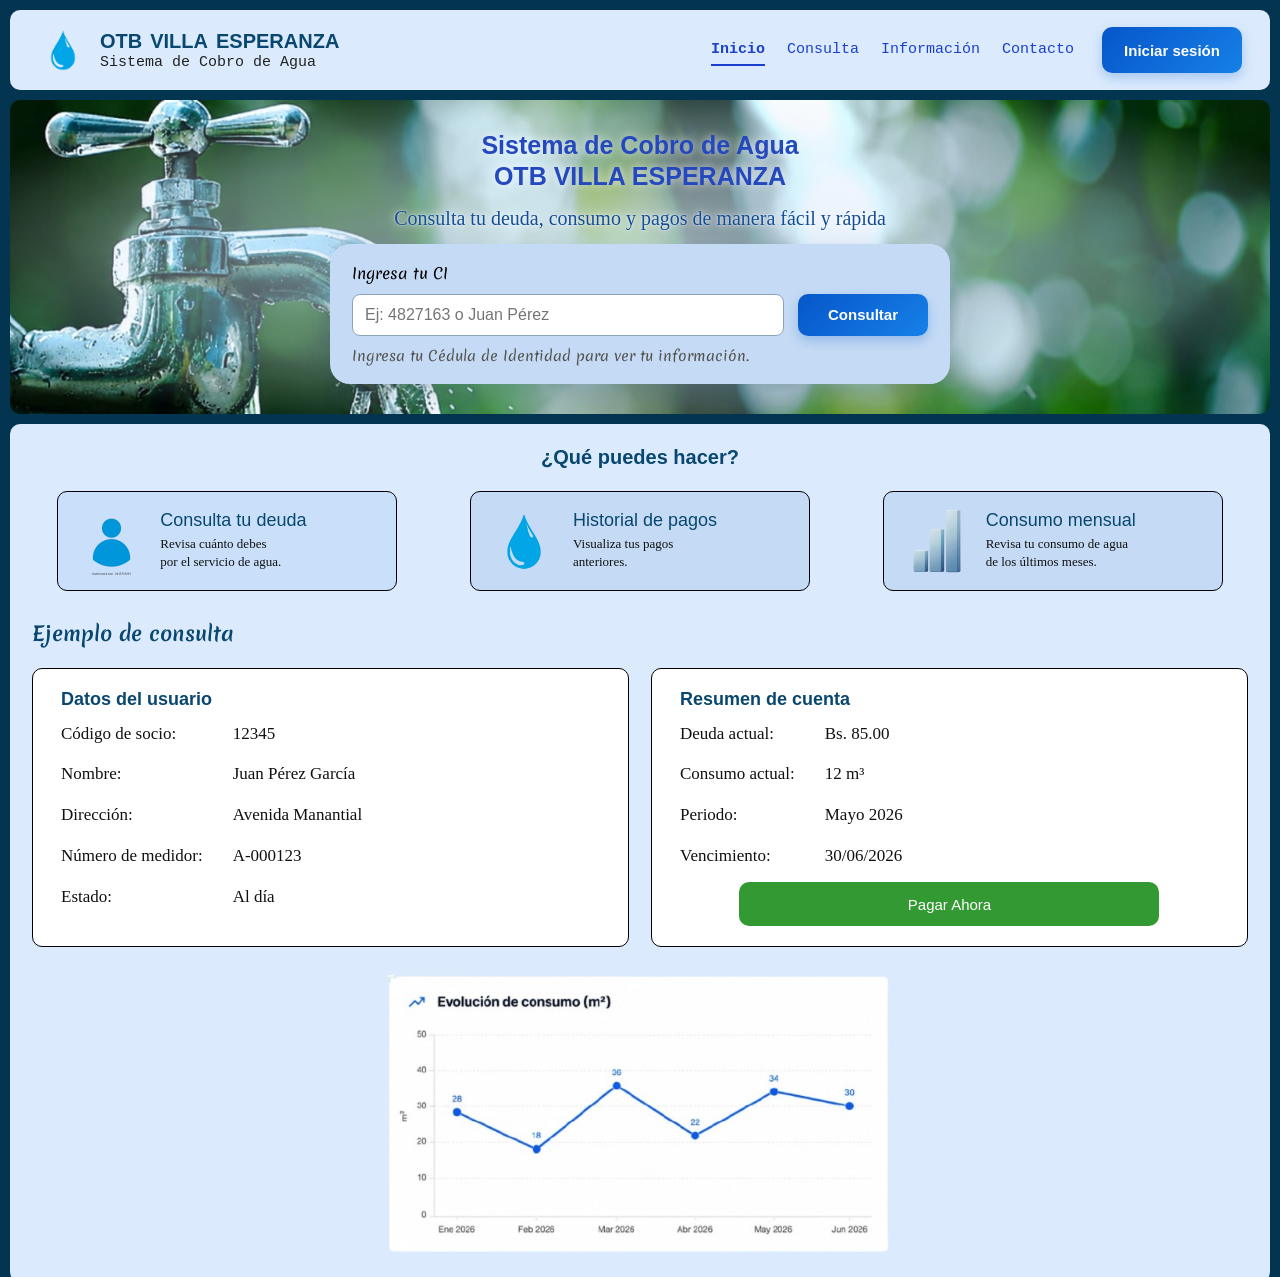
<file: index.html>
<!DOCTYPE html>
<html lang="es">
<head>
    <meta charset="UTF-8">
    <meta http-equiv="refresh" content="0; url=otb.html">
    <title>OTB VILLA ESPERANZA</title>
</head>
<body>
    <p><a href="otb.html">Ir al Sistema de Cobro de Agua</a></p>
</body>
</html>
</file>
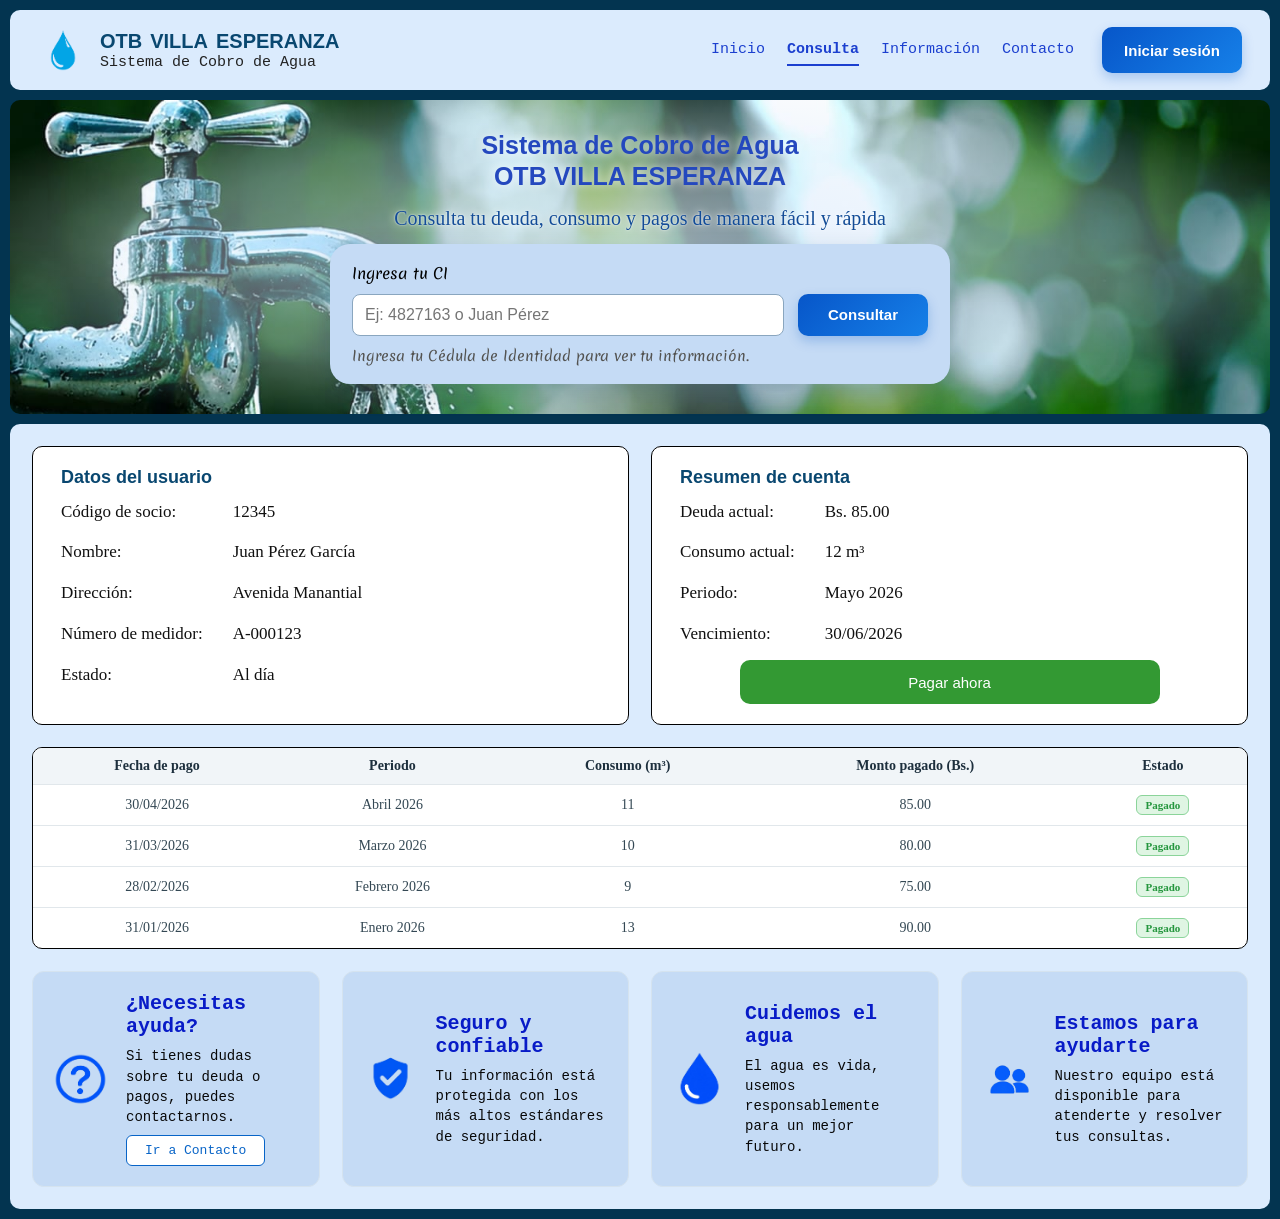
<file: index1.html>
<!DOCTYPE html>
<html lang="es">
<head>
    <meta charset="UTF-8">
    <meta name="viewport" content="width=device-width, initial-scale=1.0">
    <title>OTB VILLA ESPERANZA</title>
    <link rel="preconnect" href="https://fonts.googleapis.com">
    <link rel="preconnect" href="https://fonts.gstatic.com" crossorigin>
    <link rel="stylesheet" href="https://fonts.googleapis.com/css2?family=Merienda:wght@400;700&display=swap">
    <link rel="stylesheet" href="css/estilos.css">
    <link rel="stylesheet" href="css/sistema.css">
</head>
<body data-pagina="consulta">
    <div class="todo">
        <div class="arriba">
            <img class="agua" src="img/agua-removebg-preview.png" alt="">
            <h2 class="otb">OTB</h2> <h2 class="otb1">VILLA</h2> <h2 class="otb2">ESPERANZA</h2>
             <p class="sistema">Sistema de Cobro de Agua</p>
             <div class="fofo">
            <a class="inicio" href="otb.html">Inicio</a>
            <a class="consulta" href="index1.html">Consulta</a>
            <a class="informacion" href="index2.html">Información</a>
            <a class="contacto" href="index3.html">Contacto</a>
            <button class="iniciar"> <p class="sesion"> Iniciar sesión </p></button>
        </div>
        </div> 
        <div class="medio">
            <h1>Sistema de Cobro de Agua <br>OTB VILLA ESPERANZA</h1>
            <p class="deuda">Consulta tu deuda, consumo y pagos de manera fácil y rápida</p>
            <div class="celula">
                <span>Ingresa tu CI</span>
                <div class="buscar">
                    <input type="text" class="caja" placeholder="Ej: 1234567">
                    <button class="pepe"> <p class="consul"> Consultar</p></button>
                </div>
                <p class="cedula1"> Ingresa tu Cédula de Identidad para ver tu información.</p>
            </div>
        </div>
        <div class="abajo">
            <div class="papa">
                <div class="datos">
                    <h6 class="usuario1">Datos del usuario</h6>
                    <p class="codigo">Código de socio: <br> <br> Nombre: <br> <br> Dirección: <br> <br> Número de medidor: <br> <br> Estado:</p>
                    <p class="socio">12345 <br> <br>Juan Pérez García <br> <br>Avenida Manantial <br> <br>A-000123 <br> <br>Al día</p>
                </div>
                <div class="resumen">
                    <h6 class="resumen1">Resumen de cuenta</h6>
                    <p class="codigo1">Deuda actual: <br> <br>Consumo actual: <br> <br>Periodo: <br> <br>Vencimiento:</p>
                    <p class="socio1">Bs. 85.00 <br> <br>12 m³ <br> <br>Mayo 2026 <br> <br>30/06/2026 <br></p>
                    <button class="pagar">Pagar ahora</button>
                </div>
                <div class="historial"> 
                    <div class="tabla">
                        <table>
                            <thead>
                                <tr>
                                    <th>Fecha de pago</th>
                                    <th>Periodo</th>
                                    <th>Consumo (m³)</th>
                                    <th>Monto pagado (Bs.)</th>
                                    <th>Estado</th>
                                </tr>
                            </thead>
                
                            <tbody>
                                <tr>
                                    <td>30/04/2026</td>
                                    <td>Abril 2026</td>
                                    <td>11</td>
                                    <td>85.00</td>
                                    <td><span class="estado">Pagado</span></td>
                                </tr>
                
                                <tr>
                                    <td>31/03/2026</td>
                                    <td>Marzo 2026</td>
                                    <td>10</td>
                                    <td>80.00</td>
                                    <td><span class="estado">Pagado</span></td>
                                </tr>
                
                                <tr>
                                    <td>28/02/2026</td>
                                    <td>Febrero 2026</td>
                                    <td>9</td>
                                    <td>75.00</td>
                                    <td><span class="estado">Pagado</span></td>
                                </tr>
                
                                <tr>
                                    <td>31/01/2026</td>
                                    <td>Enero 2026</td>
                                    <td>13</td>
                                    <td>90.00</td>
                                    <td><span class="estado">Pagado</span></td>
                                </tr>
                            </tbody>
                        </table>
                    </div>
                </div>
            </div>
            <section class="informacion">
                <div class="info">
                    <img class="agua" src="img/signo-removebg-preview.png" alt="">
                    <div class="texto">
                        <h3 class="ayuda">¿Necesitas ayuda?</h3>
                        <p class="dudas">
                            Si tienes dudas sobre tu deuda o pagos,
                            puedes contactarnos.
                        </p>
                        <a href="index3.html" class="boton">
                            Ir a Contacto
                        </a>
                    </div>
                </div>
                <div class="gaga">
                    <img class="agua" src="img/seguridad-removebg-preview.png" alt="">
                    <div class="texto">
                        <h3 class="ayuda">Seguro y confiable</h3>
                        <p class="dudas">
                            Tu información está protegida
                            con los más altos estándares
                            de seguridad.
                        </p>
                    </div>
                </div>
                <div class="tata">
                    <img class="agua" src="img/agua1-removebg-preview.png" alt="">
                    <div class="texto">
                        <h3 class="ayuda">Cuidemos el agua</h3>
                        <p class="dudas">
                            El agua es vida, usemos
                            responsablemente para un
                            mejor futuro.
                        </p>
                    </div>
                </div>
                <div class="ayudarte">
                    <img class="agua" src="img/iconos-removebg-preview.png" alt="">
                    <div class="texto">
                        <h3 class="ayuda">Estamos para ayudarte</h3>
                        <p class="dudas">
                            Nuestro equipo está disponible
                            para atenderte y resolver tus
                            consultas.
                        </p>
                    </div>
                </div>     
            </section>
        </div>
    </div>
    <script src="js/datos.js"></script>
    <script src="js/comun.js"></script>
    <script src="js/publico.js"></script>
</body>
</html>
</file>
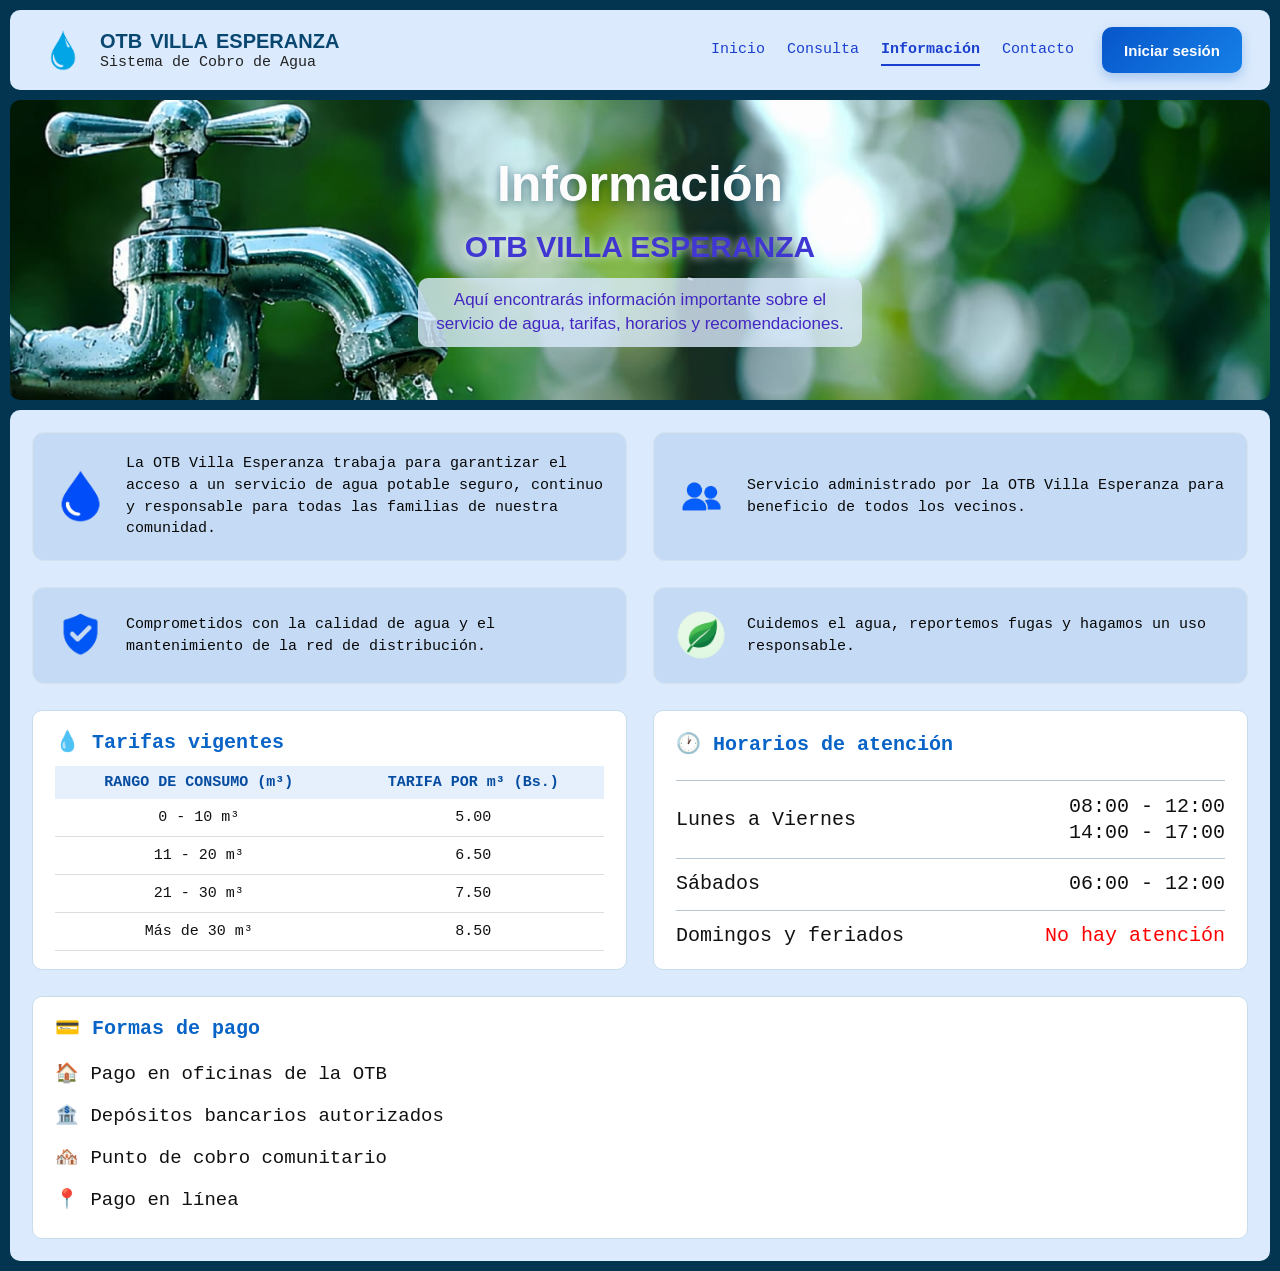
<file: index2.html>
<!DOCTYPE html>
<html lang="es">
<head>
    <meta charset="UTF-8">
    <meta name="viewport" content="width=device-width, initial-scale=1.0">
    <title>OTB VILLA ESPERANZA</title>
    <link rel="preconnect" href="https://fonts.googleapis.com">
    <link rel="preconnect" href="https://fonts.gstatic.com" crossorigin>
    <link rel="stylesheet" href="https://fonts.googleapis.com/css2?family=Merienda:wght@400;700&display=swap">
    <link rel="stylesheet" href="css/estilos.css">
    <link rel="stylesheet" href="css/sistema.css">
</head>
<body data-pagina="informacion">
    <div class="todo">
        <div class="arriba">
            <img class="agua" src="img/agua-removebg-preview.png" alt="">
            <h2 class="otb">OTB</h2> <h2 class="otb1">VILLA</h2> <h2 class="otb2">ESPERANZA</h2>
             <p class="sistema">Sistema de Cobro de Agua</p>
             <div class="fofo">
            <a class="inicio" href="otb.html">Inicio</a>
            <a class="consulta" href="index1.html">Consulta</a>
            <a class="informacion" href="index2.html">Información</a>
            <a class="contacto" href="index3.html">Contacto</a>
            <button class="iniciar"> <p class="sesion"> Iniciar sesión</p></button></div>
        </div>
        <div class="medio">
            <h1> Información</h1>
            <h2 class="villa">OTB VILLA ESPERANZA</h2>
            <p class="aqui">Aquí encontrarás información importante sobre el <br> servicio de agua, tarifas, horarios y recomendaciones.</p>
        </div>
        <div class="abajo">
        <section class="informacion">
            <div class="info">
                <img class="agua" src="img/agua1-removebg-preview.png" alt="">
                <div class="texto">
                    <p class="dudas">
                        La OTB Villa Esperanza trabaja <br> para garantizar el acceso a un <br> servicio de agua potable seguro, <br> continuo y responsable para <br> todas las familias de nuestra <br> comunidad.
                    </p>
                </div>
            </div>
            <div class="gaga">
                <img class="agua" src="img/iconos-removebg-preview.png" alt="">
                <div class="texto">
                    <p class="dudas">
                        Servicio administrado por
                        la OTB Villa Esperanza
                        para beneficio de todos
                        los vecinos.
                    </p>
                </div>
            </div>
            <div class="tata">
                <img class="agua" src="img/seguridad-removebg-preview.png" alt="">
                <div class="texto">
                    <p class="dudas">
                        Comprometidos con la
                        calidad de agua y el
                        mantenimiento de la
                        red de distribución.
                    </p>
                </div>
            </div>
            <div class="ayudarte">
                <img class="agua" src="img/pluma-removebg-preview.png" alt="">
                <div class="texto">
                    <p class="dudas">
                        Cuidemos el agua,
                        reportemos fugas y
                        hagamos un uso
                        responsable.
                    </p>
                </div>
            </div>
        </section>

<section class="tarifas">
    <h2 class="vigente">💧 Tarifas vigentes</h2>
    <table class="tarifa">
        <thead>
            <tr>
                <th>RANGO DE CONSUMO (m³)</th>
                <th>TARIFA POR m³ (Bs.)</th>
            </tr>
        </thead>

        <tbody>
            <tr>
                <td>0 - 10 m³</td>
                <td>5.00</td>
            </tr>

            <tr>
                <td>11 - 20 m³</td>
                <td>6.50</td>
            </tr>

            <tr>
                <td>21 - 30 m³</td>
                <td>7.50</td>
            </tr>

            <tr>
                <td>Más de 30 m³</td>
                <td>8.50</td>
            </tr>
        </tbody>
    </table>
</section>
<div class="horarios">
    <h2 class="horario">🕐 Horarios de atención</h2><hr>
    <p class="lunes">Lunes a Viernes</p><hr>
    <p class="sabado">Sábados</p><hr>
    <p class="domingo">Domingos y feriados</p>
    <p class="martes">08:00 - 12:00 <br> 14:00 - 17:00</p>
    <p class="miercoles">06:00 - 12:00</p>
    <p class="jueves">No hay atención</p>
</div>         
<div class="formas">
    <h2 class="forma">💳 Formas de pago</h2>
    <p class="pago">🏠 Pago en oficinas de la OTB</p>
    <p class="deposito">🏦 Depósitos bancarios autorizados</p>
    <p class="punto">🏘️ Punto de cobro comunitario</p>
    <p class="linea">📍 Pago en línea</p>
</div>
</div>
</div>
    <script src="js/datos.js"></script>
    <script src="js/comun.js"></script>
    <script src="js/publico.js"></script>
</body>
</html>
</file>
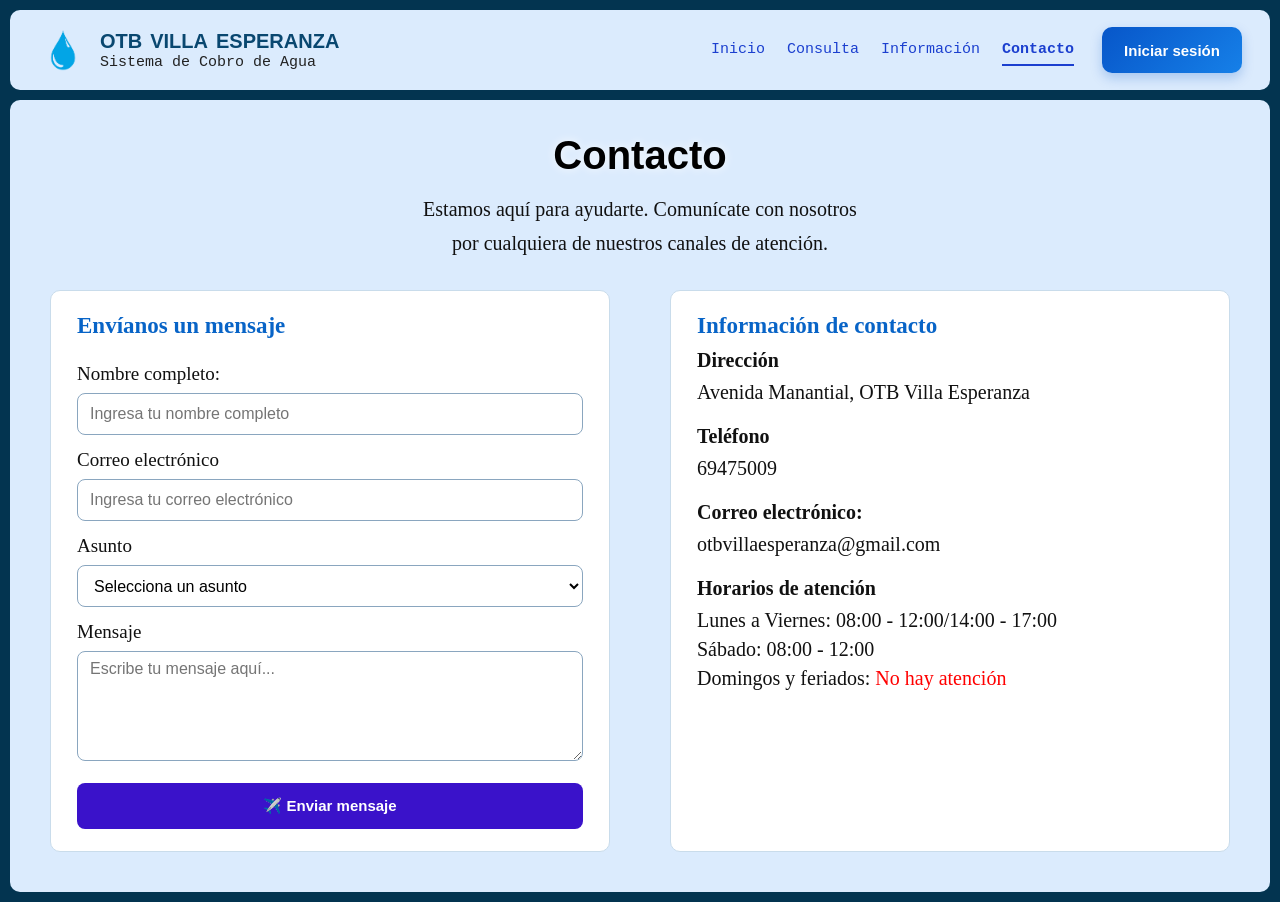
<file: index3.html>
<!DOCTYPE html>
<html lang="es">
<head>
    <meta charset="UTF-8">
    <meta name="viewport" content="width=device-width, initial-scale=1.0">
    <title>OTB VILLA ESPERANZA</title>
    <link rel="preconnect" href="https://fonts.googleapis.com">
    <link rel="preconnect" href="https://fonts.gstatic.com" crossorigin>
    <link rel="stylesheet" href="https://fonts.googleapis.com/css2?family=Merienda:wght@400;700&display=swap">
    <link rel="stylesheet" href="css/estilos.css">
    <link rel="stylesheet" href="css/sistema.css">
</head>
<body data-pagina="contacto">
<div class="todo">
<div class="arriba">
    <img class="agua" src="img/agua-removebg-preview.png" alt="">
    <h2 class="otb">OTB</h2> <h2 class="otb1">VILLA</h2> <h2 class="otb2">ESPERANZA</h2>
     <p class="sistema">Sistema de Cobro de Agua</p>
     <div class="fofo">
    <a class="inicio" href="otb.html">Inicio</a>
    <a class="consulta" href="index1.html">Consulta</a>
    <a class="informacion" href="index2.html">Información</a>
    <a class="contacto" href="index3.html">Contacto</a>
    <button class="iniciar"> <p class="sesion"> Iniciar sesión </p></button>
</div>
</div>
<div class="medio">
    <h1 class="contactos">Contacto</h1>
    <p class="estamos">Estamos aquí para ayudarte. Comunícate con nosotros</p>
    <p class="cualquier">por cualquiera de nuestros canales de atención.</p>
    <div class="envianos">
        <h2 class="mensaje">Envíanos un mensaje</h2>
        <p class="nombre">Nombre completo:</p>
        <input type="text" placeholder="Ingresa tu nombre completo">
        <p class="correo">Correo electrónico</p>
        <input type="text" placeholder="Ingresa tu correo electrónico">
        <label for="asunto">Asunto</label>
<select id="asunto" name="asunto">
    <option value="">Selecciona un asunto</option>
    <option value="deuda">Consulta sobre mi deuda</option>
    <option value="consumo">Problema con el consumo</option>
    <option value="pago">Problema con mi pago</option>
    <option value="agua">Corte o falta de agua</option>
    <option value="fuga">Reportar una fuga</option>
    <option value="reclamo">Reclamo</option>
    <option value="otro">Otro</option>
</select>
<p class="mensaje1">Mensaje</p>
<textarea class="tu" rows="4" placeholder="Escribe tu mensaje aquí..."></textarea>
<button type="submit" class="enviar">
    ✈️ Enviar mensaje
</button>
    </div>
    <div class="info">
        <h2 class="infos">Información de contacto</h2>
        <h3 class="direc">Dirección</h3>
        <p class="avenida"> Avenida Manantial, OTB Villa Esperanza</p>
        <h3 class="direc">Teléfono</h3>
        <p class="avenida">69475009</p>
        <h3 class="direc">Correo electrónico:</h3>
        <p class="avenida">otbvillaesperanza@gmail.com</p>
        <h3 class="direc">Horarios de atención</h3>
        <p class="avenida">Lunes a Viernes: 08:00 - 12:00/14:00 - 17:00</p>
        <p class="avenida">Sábado: 08:00 - 12:00</p>
        <p class="avenida">Domingos y feriados: <span class="hay">No hay atención</span></p>
    </div>
</div>
</div>
    <script src="js/datos.js"></script>
    <script src="js/comun.js"></script>
    <script src="js/publico.js"></script>
</body>
</html>
</file>
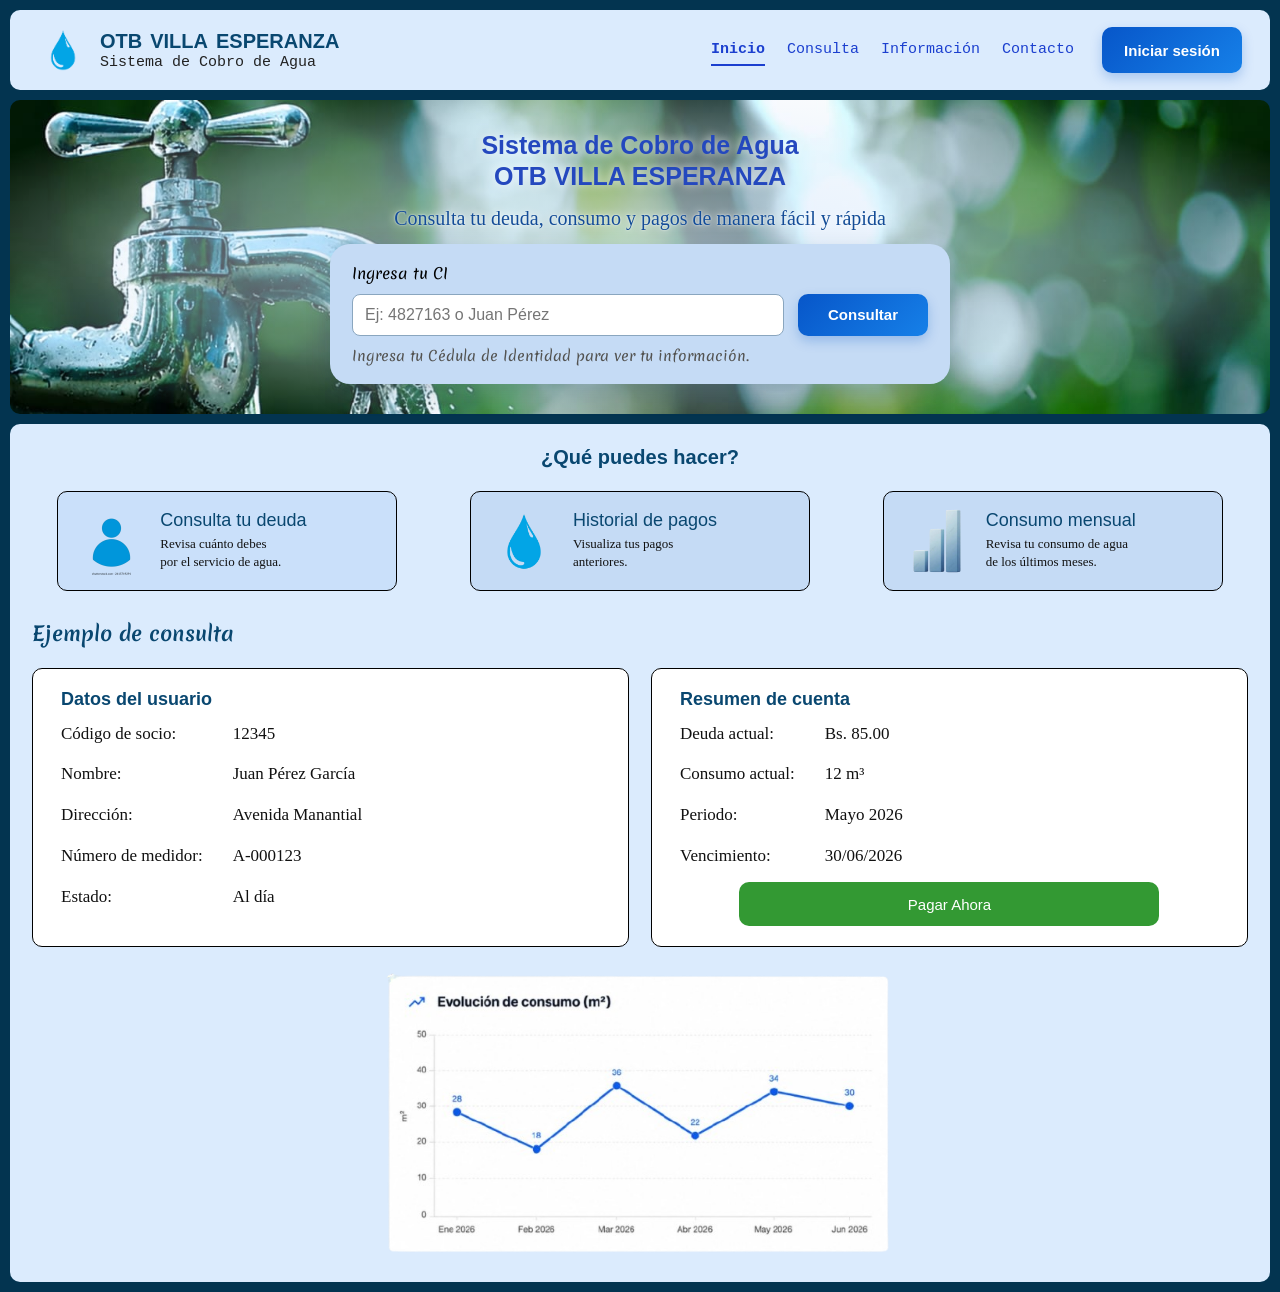
<file: otb.html>
<!DOCTYPE html>
<html lang="es">
<head>
    <meta charset="UTF-8">
    <meta http-equiv="X-UA-Compatible" content="IE=edge">
    <meta name="viewport" content="width=device-width, initial-scale=1.0">
    <title>OTB VILLA ESPERANZA</title>
    <link rel="preconnect" href="https://fonts.googleapis.com">
    <link rel="preconnect" href="https://fonts.gstatic.com" crossorigin>
    <link rel="stylesheet" href="https://fonts.googleapis.com/css2?family=Merienda:wght@400;700&display=swap">
    <link rel="stylesheet" href="css/estilos.css">
    <link rel="stylesheet" href="css/sistema.css">
</head>
<body data-pagina="inicio">
    <div class="todo">
        <div class="arriba">
            <img class="agua" src="img/agua-removebg-preview.png" alt="">
            <h2 class="otb">OTB</h2> <h2 class="otb1">VILLA</h2> <h2 class="otb2">ESPERANZA</h2>
             <p class="sistema">Sistema de Cobro de Agua</p>
             <div class="fofo">
            <a class="inicio" href="otb.html">Inicio</a>
            <a class="consulta" href="index1.html">Consulta</a>
            <a class="informacion" href="index2.html">Información</a>
            <a class="contacto" href="index3.html">Contacto</a>
            <button class="iniciar"> <p class="sesion"> Iniciar sesión</p></button></div>
        </div>
        <div class="medio">
            <h1>Sistema de Cobro de Agua <br>OTB VILLA ESPERANZA</h1>
            <p class="deuda">Consulta tu deuda, consumo y pagos de manera fácil y rápida</p>
            <div class="celula">
                <span>Ingresa tu CI</span>
                <div class="buscar">
                    <input type="text" class="caja" placeholder="Ej: 1234567">
                    <button class="pepe"> <p class="consul"> Consultar</p></button>
                </div>
                <p class="cedula1"> Ingresa tu Cédula de Identidad para ver tu información.</p>
            </div>
        </div>
        <div class="abajo">
            <h3>¿Qué puedes hacer?</h3>
            <div class="perfil">
                <img class="what" src="img/perfil-removebg-preview.png" alt="">
                <p class="gato">Consulta tu deuda</p>
                <span class="revisar">Revisa cuánto debes <br>por el servicio de agua.</span>
            </div>
            <div class="perfil1">
                <img class="what1" src="img/agua-removebg-preview.png" alt="">
                <p class="gato1">Historial de pagos</p>
                <span class="revisar1">Visualiza tus pagos <br>anteriores.</span>
            </div>
            <div class="perfil2">
                <img class="what2" src="img/estadistica-removebg-preview.png" alt="">
                <p class="gato2">Consumo mensual</p>
                <span class="revisar2">Revisa tu consumo de agua <br>de los últimos meses.</span>
            </div>
            <div class="estadistica">
                <h5>Ejemplo de consulta</h5>
                <div class="datos">
                    <h6 class="usuario1">Datos del usuario</h6>
                    <p class="codigo">Código de socio: <br> <br> Nombre: <br> <br> Dirección: <br> <br> Número de medidor: <br> <br> Estado:</p>
                    <p class="socio">12345 <br> <br>Juan Pérez García <br> <br>Avenida Manantial <br> <br>A-000123 <br> <br> Al día</p>
                </div>
                <div class="resumen">
                    <h6 class="resumen1">Resumen de cuenta</h6>
                    <p class="codigo1">Deuda actual: <br> <br>Consumo actual: <br> <br>Periodo: <br> <br>Vencimiento:</p>
                    <p class="socio1">Bs. 85.00 <br> <br>12 m³ <br> <br>Mayo 2026 <br> <br>30/06/2026 <br></p>
                    <button class="pagar">Pagar Ahora</button>
                </div>
                <div class="cobro">
                    <img class="cobro1" src="img/grafico-removebg-preview.png" alt="">
                </div>
            </div>
        </div>
    </div>

    <script src="js/datos.js"></script>
    <script src="js/comun.js"></script>
    <script src="js/publico.js"></script>
</body>
</html>
</file>
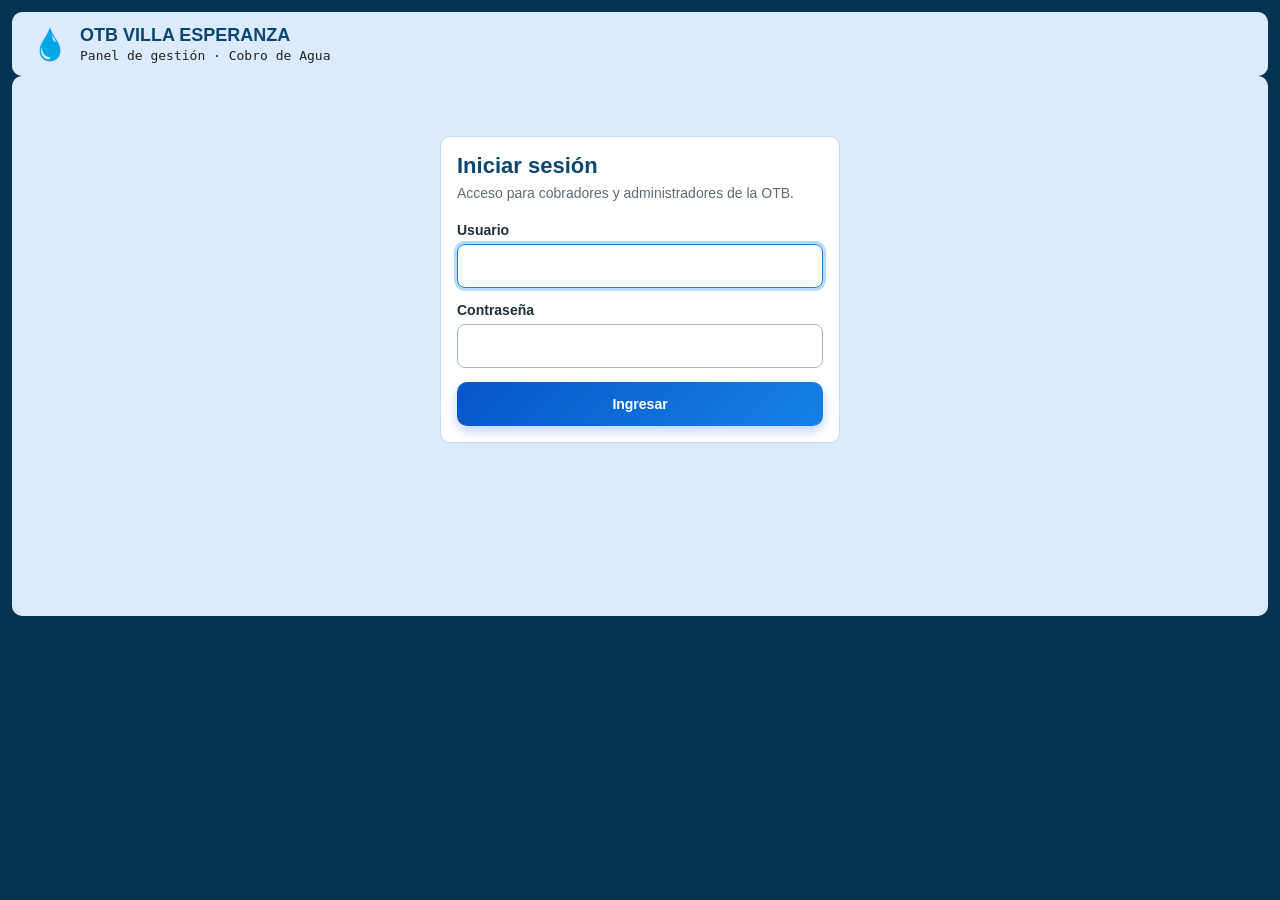
<file: panel.html>
<!DOCTYPE html>
<html lang="es">
<head>
    <meta charset="UTF-8">
    <meta name="viewport" content="width=device-width, initial-scale=1.0">
    <title>Panel · OTB VILLA ESPERANZA</title>
    <link rel="stylesheet" href="css/sistema.css">
    <link rel="stylesheet" href="css/panel.css">
</head>
<body class="p-body">
    <header class="p-cabecera">
        <a class="p-marca" href="otb.html" title="Ir al sitio">
            <img src="img/agua-removebg-preview.png" alt="">
            <span>
                <b>OTB VILLA ESPERANZA</b>
                <small>Panel de gestión · Cobro de Agua</small>
            </span>
        </a>
        <div class="p-usuario" id="p-usuario" hidden>
            <span class="p-usuario-nombre" id="p-nombre"></span>
            <span class="p-rol" id="p-rol"></span>
            <a class="otb-btn otb-btn-sec otb-btn-chico" href="otb.html">Ver sitio</a>
            <button type="button" class="otb-btn otb-btn-sec otb-btn-chico" id="p-salir">Salir</button>
        </div>
    </header>

    <nav class="p-pestanas" id="p-pestanas" aria-label="Secciones del panel"></nav>

    <main class="p-contenido" id="p-contenido"></main>

    <script src="js/datos.js"></script>
    <script src="js/comun.js"></script>
    <script src="js/panel.js"></script>
</body>
</html>
</file>
<file: css/estilos.css>
/* =========================================================
   OTB VILLA ESPERANZA — Estilos del sitio público
   ---------------------------------------------------------
   Reemplaza a otb1.css, index1.css, index2.css e index3.css.
   Mantiene los mismos colores, fuentes, imágenes y distribución
   del diseño original, pero con una maquetación ordenada
   (flex/grid) en vez de posiciones fijas en píxeles, para que
   todo quede centrado y se adapte a laptop, tablet y celular.
   ========================================================= */

:root {
    --fondo: rgb(3, 52, 80);
    --panel: #dbebfd;
    --tarjeta: #c5dbf5;
    --tarjeta-borde: #d5e3ef;
    --titulo: rgb(9, 71, 112);
    --titulo-hero: rgb(36, 72, 190);
    --subtitulo-hero: rgb(19, 76, 151);
    --enlace: #1b3fcf;
    --azul: #0756c9;
    --azul2: #1680e8;
    --verde: rgb(51, 153, 51);
    --gris: rgb(83, 83, 81);
    --blanco-borde: #c9dceb;
    --fuente-titulo: "Arial Black", "Arial Bold", Gadget, Arial, sans-serif;
    --fuente-mono: "Courier New", Courier, monospace;
    --fuente-cursiva: "Merienda", cursive;
    --fuente-texto: "Times New Roman", Times, serif;
    --ancho-max: 1500px;
}

*, *::before, *::after { box-sizing: border-box; }

html { -webkit-text-size-adjust: 100%; }

body {
    margin: 0;
    padding: 10px;
    background-color: var(--fondo);
    font-family: var(--fuente-texto);
    color: #111;
    min-height: 100vh;
}

img { max-width: 100%; }
a { text-decoration: none; }
p, h1, h2, h3, h5, h6 { margin: 0; }

.todo {
    display: flex;
    flex-direction: column;
    gap: 10px;
    max-width: 1920px;
    margin: 0 auto;
}

/* Botón con degradado azul (Iniciar sesión, Consultar) */
.iniciar, .pepe {
    display: inline-flex;
    align-items: center;
    justify-content: center;
    border: none;
    border-radius: 10px;
    color: #fff;
    background: linear-gradient(135deg, var(--azul), var(--azul2));
    font: 700 15px Arial, Helvetica, sans-serif;
    box-shadow: 0 5px 12px rgba(7, 86, 201, 0.25);
    cursor: pointer;
    transition: transform 0.2s ease, box-shadow 0.2s ease, background 0.2s ease;
}
.iniciar:hover, .pepe:hover {
    transform: translateY(-2px);
    box-shadow: 0 8px 18px rgba(7, 86, 201, 0.35);
    background: linear-gradient(135deg, #0649ad, #0e70d5);
}
.iniciar:active, .pepe:active { transform: scale(0.96); }
.sesion, .consul { margin: 0; }

/* =========================================================
   CABECERA
   ========================================================= */
.arriba {
    display: grid;
    grid-template-columns: auto auto auto auto 1fr auto;
    grid-template-rows: auto auto;
    align-items: center;
    column-gap: 8px;
    background-color: var(--panel);
    border-radius: 10px;
    padding: 12px 28px;
    min-height: 80px;
}
.arriba > .agua {
    grid-column: 1;
    grid-row: 1 / span 2;
    width: 50px;
    height: 50px;
    object-fit: contain;
}
.arriba .otb, .arriba .otb1, .arriba .otb2 {
    grid-row: 1;
    display: inline;
    font-family: var(--fuente-titulo);
    font-size: 20px;
    color: var(--titulo);
    line-height: 1.1;
}
/* Las tres palabras del nombre van juntas en la misma línea */
.arriba .otb  { grid-column: 2; align-self: end; }
.arriba .otb1 { grid-column: 3; align-self: end; }
.arriba .otb2 { grid-column: 4; align-self: end; }
.arriba > .agua { margin-right: 4px; }
.arriba .sistema {
    grid-column: 2 / span 4;
    align-self: start;
    grid-row: 2;
    font-family: var(--fuente-mono);
    font-size: 15px;
    color: #222;
    margin-top: 2px;
}
.fofo {
    grid-column: 6;
    grid-row: 1 / span 2;
    display: flex;
    align-items: center;
    gap: 40px;
}
.fofo a {
    font-family: var(--fuente-mono);
    font-size: 15px;
    color: var(--enlace);
    padding: 6px 0;
    border-bottom: 2px solid transparent;
    transition: border-color 0.2s, color 0.2s;
}
.fofo a:hover { color: var(--azul); border-bottom-color: currentColor; }
.fofo a.otb-actual { font-weight: 700; border-bottom-color: currentColor; text-decoration: none; }
.fofo .iniciar {
    min-width: 140px;
    height: 46px;
    padding: 0 22px;
    margin-left: 20px;
}

/* =========================================================
   PORTADA CON LA IMAGEN DEL GRIFO (Inicio, Consulta, Información)
   ========================================================= */
.medio {
    position: relative;
    display: flex;
    flex-direction: column;
    align-items: center;
    justify-content: center;
    gap: 14px;
    min-height: 300px;
    padding: 30px 20px;
    border-radius: 10px;
    background-image: url(../img/grifo.jpeg);
    background-repeat: no-repeat;
    background-size: cover;
    background-position: center top;
    text-align: center;
}
body[data-pagina="inicio"] .medio,
body[data-pagina="consulta"] .medio {
    background-image:
        radial-gradient(ellipse at center, rgba(219, 235, 253, 0.7) 0%, rgba(219, 235, 253, 0.35) 55%, rgba(219, 235, 253, 0) 85%),
        url(../img/grifo.jpeg);
}
.medio h1 {
    text-shadow: 0 0 10px rgba(255, 255, 255, 0.85);
    font-family: var(--fuente-titulo);
    font-size: 25px;
    line-height: 1.25;
    color: var(--titulo-hero);
}
.medio .deuda {
    text-shadow: 0 0 8px rgba(255, 255, 255, 0.95), 0 0 2px rgba(255, 255, 255, 0.9);
    font-size: 20px;
    color: var(--subtitulo-hero);
}

/* Caja de búsqueda */
.celula {
    width: 100%;
    max-width: 620px;
    background-color: var(--tarjeta);
    border-radius: 20px;
    padding: 18px 22px;
    text-align: left;
    box-shadow: 0 8px 24px rgba(3, 52, 80, 0.18);
}
.celula > span {
    display: block;
    font-family: var(--fuente-cursiva);
    font-size: 15px;
    color: #000;
    margin-bottom: 10px;
}
.buscar {
    display: flex;
    gap: 14px;
    align-items: center;
}
.buscar .caja {
    flex: 1;
    min-width: 0;
    height: 42px;
    padding: 0 12px;
    font-size: 16px;
    border: 1px solid #8aa6bf;
    border-radius: 8px;
    background: #fff;
}
.buscar .caja:focus { outline: 3px solid rgba(22, 128, 232, 0.3); border-color: var(--azul2); }
.buscar .pepe {
    flex: 0 0 auto;
    min-width: 130px;
    height: 42px;
    padding: 0 22px;
}
.cedula1 {
    font-family: var(--fuente-cursiva);
    font-size: 14px;
    color: var(--gris);
    margin-top: 10px;
}

/* =========================================================
   ZONA INFERIOR (panel celeste)
   ========================================================= */
.abajo {
    background-color: var(--panel);
    border-radius: 10px;
    padding: 28px;
}

/* Tarjetas blancas de datos (Inicio y Consulta) */
.datos, .resumen {
    background-color: #fff;
    border: 1px solid #000;
    border-radius: 10px;
    padding: 22px 36px;
    display: grid;
    grid-template-columns: auto 1fr;
    column-gap: 30px;
    align-content: start;
}
.usuario1, .resumen1 {
    grid-column: 1 / -1;
    font-family: var(--fuente-titulo);
    font-size: 18px;
    color: var(--titulo);
    margin: 0 0 14px;
}
.codigo, .socio, .codigo1, .socio1 {
    font-size: 18px;
    line-height: 1.2;
}
.pagar {
    grid-column: 1 / -1;
    justify-self: center;
    width: 100%;
    max-width: 420px;
    height: 44px;
    margin-top: 16px;
    border: none;
    border-radius: 10px;
    background-color: var(--verde);
    color: #fff;
    font: 15px Arial, Helvetica, sans-serif;
    cursor: pointer;
    transition: background-color 0.2s, transform 0.15s;
}
.pagar:hover { background-color: rgb(40, 130, 40); }
.pagar:active { transform: scale(0.98); }

/* Tarjetas celestes con ícono (Consulta e Información) */
.informacion .info, .informacion .gaga, .informacion .tata, .informacion .ayudarte {
    display: flex;
    align-items: center;
    gap: 18px;
    background-color: var(--tarjeta);
    border: 1px solid var(--tarjeta-borde);
    border-radius: 12px;
    padding: 20px;
    font-family: var(--fuente-mono);
}
.informacion .agua {
    flex: 0 0 auto;
    width: 55px;
    height: 55px;
    object-fit: contain;
}
.informacion .texto { display: flex; flex-direction: column; gap: 8px; align-items: flex-start; }
.ayuda {
    font-size: 20px;
    color: #081bc7;
}
.dudas {
    font-size: 14px;
    line-height: 1.45;
    color: #080808;
}
.boton {
    display: inline-block;
    padding: 7px 18px;
    border: 1px solid #0864c7;
    border-radius: 6px;
    color: #0864c7;
    background-color: #fff;
    font-size: 13px;
    transition: 0.2s;
}
.boton:hover { background-color: #0864c7; color: #fff; }

/* =========================================================
   INICIO (otb.html)
   ========================================================= */
body[data-pagina="inicio"] .abajo {
    display: grid;
    grid-template-columns: repeat(3, minmax(0, 1fr));
    gap: 22px 40px;
}
body[data-pagina="inicio"] .abajo > h3 {
    grid-column: 1 / -1;
    text-align: center;
    font-family: var(--fuente-titulo);
    font-size: 20px;
    color: var(--titulo);
}
.perfil, .perfil1, .perfil2 {
    justify-self: center;
    width: 100%;
    max-width: 340px;
    display: grid;
    grid-template-columns: 70px 1fr;
    column-gap: 14px;
    align-items: center;
    background-color: var(--tarjeta);
    border: 1px solid #000;
    border-radius: 10px;
    padding: 14px 18px;
}
.perfil { background-color: #cae0fa; }
.what, .what1, .what2 {
    grid-row: 1 / span 2;
    width: 70px;
    height: 70px;
    object-fit: contain;
}
.gato, .gato1, .gato2 {
    align-self: end;
    font-family: var(--fuente-titulo);
    font-size: 18px;
    color: var(--titulo);
}
.revisar, .revisar1, .revisar2 {
    align-self: start;
    font-size: 13px;
    line-height: 1.4;
    margin-top: 4px;
}
.estadistica {
    grid-column: 1 / -1;
    display: grid;
    grid-template-columns: repeat(3, minmax(0, 1fr));
    gap: 20px 40px;
    align-items: stretch;
}
.estadistica h5 {
    grid-column: 1 / -1;
    font-family: var(--fuente-cursiva);
    font-size: 20px;
    color: var(--titulo);
    margin-top: 6px;
}
.cobro {
    display: flex;
    align-items: center;
    justify-content: center;
}
.cobro1 {
    display: block;
    width: 100%;
    max-width: 520px;
    height: auto;
    border-radius: 10px;
}

/* =========================================================
   CONSULTA (index1.html)
   ========================================================= */
body[data-pagina="consulta"] .abajo {
    display: grid;
    grid-template-columns: minmax(260px, 1fr) minmax(0, 2.8fr) minmax(260px, 1fr);
    grid-template-areas:
        "ayuda   centro  cuidemos"
        "seguro  centro  equipo";
    gap: 22px;
    align-items: stretch;
}
body[data-pagina="consulta"] section.informacion { display: contents; }
body[data-pagina="consulta"] .papa     { grid-area: centro; }
body[data-pagina="consulta"] .info     { grid-area: ayuda; }
body[data-pagina="consulta"] .gaga     { grid-area: seguro; }
body[data-pagina="consulta"] .tata     { grid-area: cuidemos; }
body[data-pagina="consulta"] .ayudarte { grid-area: equipo; }

.papa {
    display: grid;
    grid-template-columns: repeat(2, minmax(0, 1fr));
    gap: 22px;
}
.historial { grid-column: 1 / -1; }
.tabla {
    background: #fff;
    border: 1px solid #000;
    border-radius: 10px;
    overflow-x: auto;
}
.historial table {
    width: 100%;
    border-collapse: collapse;
    text-align: center;
    font-size: 14px;
}
.historial th {
    background: #f1f5f8;
    color: #1d2f3d;
    padding: 10px 8px;
    font-weight: 900;
}
.historial td {
    padding: 10px 8px;
    border-top: 1px solid #e1e7eb;
    color: #344854;
}
.estado {
    display: inline-block;
    padding: 3px 8px;
    border-radius: 6px;
    background: #dff5e3;
    color: #24963d;
    border: 1px solid #8bd49a;
    font-size: 11px;
    font-weight: 900;
}

/* =========================================================
   INFORMACIÓN (index2.html)
   ========================================================= */
body[data-pagina="informacion"] .medio h1 {
    font-size: 50px;
    color: #fcfcfc;
    text-shadow: 0 2px 10px rgba(3, 52, 80, 0.55);
}
.villa {
    font-family: var(--fuente-titulo);
    font-size: 30px;
    color: rgb(64, 54, 209);
    text-shadow: 0 1px 8px rgba(255, 255, 255, 0.7);
}
.aqui {
    max-width: 640px;
    font-family: var(--fuente-titulo);
    font-size: 17px;
    line-height: 1.45;
    color: rgb(66, 38, 194);
    background: rgba(219, 235, 253, 0.8);
    padding: 10px 18px;
    border-radius: 10px;
}
body[data-pagina="informacion"] .abajo {
    display: grid;
    grid-template-columns: repeat(3, minmax(0, 1fr));
    gap: 26px;
    align-items: stretch;
}
body[data-pagina="informacion"] section.informacion {
    grid-column: 1 / -1;
    display: grid;
    grid-template-columns: repeat(4, minmax(0, 1fr));
    gap: 26px;
}
body[data-pagina="informacion"] .dudas { font-size: 15px; }
body[data-pagina="informacion"] .dudas br { display: none; }

.tarifas, .horarios, .formas {
    background: #fff;
    border: 1px solid var(--blanco-borde);
    border-radius: 10px;
    padding: 18px 22px;
    font-family: var(--fuente-mono);
}
.vigente, .horario, .forma {
    color: #0864c7;
    font-size: 20px;
    margin-bottom: 12px;
}
.tarifas table {
    width: 100%;
    border-collapse: collapse;
    font-size: 15px;
    text-align: center;
}
.tarifas th {
    background: #e5f0fc;
    color: #064ca0;
    padding: 8px 6px;
}
.tarifas td {
    padding: 10px 6px;
    border-bottom: 1px solid #ddd;
}

/* Horarios: día a la izquierda, hora a la derecha */
.horarios {
    display: grid;
    grid-template-columns: 1fr auto;
    column-gap: 16px;
    align-items: center;
}
.horarios .horario { grid-column: 1 / -1; grid-row: 1; }
.horarios hr { grid-column: 1 / -1; width: 100%; margin: 8px 0; border: none; border-top: 1px solid #b8c6d2; }
.horarios hr:nth-of-type(1) { grid-row: 2; }
.horarios .lunes     { grid-row: 3; grid-column: 1; }
.horarios .martes    { grid-row: 3; grid-column: 2; }
.horarios hr:nth-of-type(2) { grid-row: 4; }
.horarios .sabado    { grid-row: 5; grid-column: 1; }
.horarios .miercoles { grid-row: 5; grid-column: 2; }
.horarios hr:nth-of-type(3) { grid-row: 6; }
.horarios .domingo   { grid-row: 7; grid-column: 1; }
.horarios .jueves    { grid-row: 7; grid-column: 2; }
.lunes, .martes, .miercoles, .jueves, .sabado, .domingo { font-size: 20px; line-height: 1.3; }
.martes, .miercoles, .jueves { text-align: right; }
.jueves { color: red; }

.formas { display: flex; flex-direction: column; }
.pago, .deposito, .punto, .linea { font-size: 19px; padding: 9px 0; }

/* =========================================================
   CONTACTO (index3.html)
   ========================================================= */
body[data-pagina="contacto"] .medio {
    background: var(--panel);
    display: grid;
    grid-template-columns: repeat(2, minmax(0, 560px));
    justify-content: center;
    align-items: stretch;
    gap: 14px 60px;
    padding: 30px 28px 40px;
    min-height: 0;
}
.contactos, .estamos, .cualquier { grid-column: 1 / -1; text-align: center; }
.medio .contactos {
    font-family: var(--fuente-titulo);
    font-size: 40px;
    color: #000;
}
.estamos, .cualquier { font-size: 20px; line-height: 1.5; }
.cualquier { margin: -10px 0 18px; }

.envianos, body[data-pagina="contacto"] .info {
    background: #fff;
    border: 1px solid var(--blanco-borde);
    border-radius: 10px;
    padding: 22px 26px;
    text-align: left;
}
.envianos { display: flex; flex-direction: column; }
.mensaje, .infos {
    color: #0864c7;
    font-size: 23px;
    margin-bottom: 10px;
}
.nombre, .correo, .envianos label, .mensaje1 {
    font-size: 19px;
    margin: 14px 0 8px;
}
.envianos input, .envianos select, .envianos textarea {
    width: 100%;
    min-height: 42px;
    padding: 8px 12px;
    font: 16px Arial, Helvetica, sans-serif;
    border: 1px solid #8aa6bf;
    border-radius: 8px;
    background: #fff;
}
.envianos textarea { min-height: 110px; resize: vertical; }
.envianos input:focus, .envianos select:focus, .envianos textarea:focus {
    outline: 3px solid rgba(22, 128, 232, 0.3); border-color: var(--azul2);
}
.enviar {
    margin-top: 22px;
    height: 46px;
    border: none;
    border-radius: 8px;
    background-color: rgb(58, 18, 202);
    color: #fff;
    font: 700 15px Arial, Helvetica, sans-serif;
    cursor: pointer;
    transition: background-color 0.2s, transform 0.15s;
}
.enviar:hover { background-color: rgb(45, 12, 170); }
.enviar:active { transform: scale(0.98); }
.direc { font-size: 20px; margin: 18px 0 6px; }
.infos + .direc { margin-top: 8px; }
.avenida { font-size: 20px; line-height: 1.45; }
.hay { color: red; }

/* =========================================================
   LAPTOP (hasta 1599 px): las tarjetas de ayuda de Consulta
   pasan debajo de los datos para que no se aprieten
   ========================================================= */
@media (max-width: 1599px) {
    body[data-pagina="consulta"] .abajo {
        grid-template-columns: repeat(4, minmax(0, 1fr));
        grid-template-areas:
            "centro centro   centro centro"
            "ayuda  seguro   cuidemos equipo";
    }
    .datos, .resumen { padding: 20px 28px; }
    .fofo { gap: 28px; }
}

@media (max-width: 1280px) {
    .abajo { padding: 22px; }
    body[data-pagina="inicio"] .abajo { column-gap: 22px; }
    .estadistica { grid-template-columns: repeat(2, minmax(0, 1fr)); gap: 20px 22px; }
    .cobro { grid-column: 1 / -1; }
    body[data-pagina="informacion"] section.informacion { grid-template-columns: repeat(2, minmax(0, 1fr)); }
    body[data-pagina="informacion"] .abajo { grid-template-columns: repeat(2, minmax(0, 1fr)); }
    .formas { grid-column: 1 / -1; }
    .fofo { gap: 22px; }
    .fofo .iniciar { margin-left: 6px; }
    .codigo, .socio, .codigo1, .socio1 { font-size: 17px; }
}

/* =========================================================
   TABLET (hasta 1024 px) — menú hamburguesa
   ========================================================= */
.otb-hamburguesa { display: none; }

@media (max-width: 1024px) {
    .arriba {
        padding: 10px 16px;
        min-height: 0;
    }
    .otb-hamburguesa {
        grid-column: 6;
        grid-row: 1 / span 2;
        justify-self: end;
        display: inline-flex;
        flex-direction: column;
        justify-content: center;
        gap: 5px;
        width: 46px;
        height: 46px;
        padding: 0 11px;
        border: none;
        border-radius: 10px;
        background: var(--tarjeta);
        cursor: pointer;
    }
    .otb-hamburguesa span {
        display: block;
        height: 3px;
        border-radius: 2px;
        background: var(--titulo);
        transition: transform 0.2s, opacity 0.2s;
    }
    .otb-menu-abierto .otb-hamburguesa span:nth-child(1) { transform: translateY(8px) rotate(45deg); }
    .otb-menu-abierto .otb-hamburguesa span:nth-child(2) { opacity: 0; }
    .otb-menu-abierto .otb-hamburguesa span:nth-child(3) { transform: translateY(-8px) rotate(-45deg); }

    .fofo {
        grid-column: 1 / -1;
        grid-row: 3;
        display: none;
        flex-direction: column;
        align-items: stretch;
        gap: 0;
        margin-top: 10px;
        border-top: 1px solid #b9d2ee;
    }
    .arriba.otb-menu-abierto .fofo { display: flex; }
    .fofo a {
        padding: 13px 6px;
        font-size: 16px;
        border-bottom: 1px solid var(--blanco-borde);
    }
    .fofo a.otb-actual { border-bottom-color: var(--blanco-borde); background: rgba(197, 219, 245, 0.6); }
    .fofo .iniciar { width: 100%; margin: 12px 0 4px; }

    body[data-pagina="inicio"] .abajo { grid-template-columns: repeat(2, minmax(0, 1fr)); }
    .perfil, .perfil1, .perfil2 { max-width: none; }
    .perfil2 { grid-column: 1 / -1; max-width: calc(50% - 11px); }
    .estadistica { grid-template-columns: repeat(2, minmax(0, 1fr)); }

    body[data-pagina="consulta"] .abajo {
        grid-template-columns: repeat(2, minmax(0, 1fr));
        grid-template-areas:
            "centro centro"
            "ayuda  seguro"
            "cuidemos equipo";
    }
    .historial table { min-width: 560px; }

    body[data-pagina="informacion"] .medio h1 { font-size: 42px; }
    .lunes, .martes, .miercoles, .jueves, .sabado, .domingo { font-size: 18px; }
    .pago, .deposito, .punto, .linea { font-size: 17px; }

    body[data-pagina="contacto"] .medio { column-gap: 24px; }
}

/* =========================================================
   CELULAR (hasta 700 px)
   ========================================================= */
@media (max-width: 700px) {
    body { padding: 8px; }
    .todo { gap: 8px; }
    .arriba > .agua { width: 40px; height: 40px; }
    .arriba .otb, .arriba .otb1, .arriba .otb2 { font-size: clamp(15px, 4.6vw, 20px); }
    .arriba .sistema { font-size: 13px; }

    .medio { min-height: 0; padding: 26px 14px; gap: 12px; }
    .medio h1 { font-size: clamp(20px, 5.4vw, 25px); }
    .medio .deuda { font-size: clamp(15px, 4vw, 20px); }
    .celula { padding: 16px; }
    .buscar { flex-wrap: wrap; }
    .buscar .caja { flex: 1 1 100%; height: 46px; }
    .buscar .pepe { flex: 1 1 100%; height: 46px; }

    .abajo { padding: 14px 12px; }
    body[data-pagina="inicio"] .abajo { grid-template-columns: minmax(0, 1fr); gap: 14px; }
    .perfil2 { max-width: none; }
    body[data-pagina="inicio"] .medio,
    body[data-pagina="consulta"] .medio {
        background-image: linear-gradient(rgba(219, 235, 253, 0.5), rgba(219, 235, 253, 0.5)), url(../img/grifo.jpeg);
    }
    .estadistica { grid-template-columns: minmax(0, 1fr); gap: 14px; }

    .datos, .resumen { padding: 16px; column-gap: 14px; }
    .usuario1, .resumen1 { font-size: 17px; }
    .codigo, .socio, .codigo1, .socio1 { font-size: 15px; }

    body[data-pagina="consulta"] .abajo {
        grid-template-columns: minmax(0, 1fr);
        grid-template-areas: "centro" "ayuda" "seguro" "cuidemos" "equipo";
        gap: 14px;
    }
    .papa { grid-template-columns: minmax(0, 1fr); gap: 14px; }
    .ayuda { font-size: 18px; }

    body[data-pagina="informacion"] .medio h1 { font-size: clamp(32px, 9vw, 42px); }
    .villa { font-size: clamp(20px, 5.5vw, 30px); }
    .aqui { font-size: 14px; }
    body[data-pagina="informacion"] .abajo,
    body[data-pagina="informacion"] section.informacion { grid-template-columns: minmax(0, 1fr); gap: 14px; }
    .tarifas, .horarios, .formas { padding: 16px; }
    .lunes, .martes, .miercoles, .jueves, .sabado, .domingo { font-size: 16px; }
    .pago, .deposito, .punto, .linea { font-size: 16px; }

    body[data-pagina="contacto"] .medio {
        grid-template-columns: minmax(0, 1fr);
        padding: 22px 12px;
    }
    .medio .contactos { font-size: 30px; }
    .estamos, .cualquier { font-size: 16px; }
    .cualquier { margin: -8px 0 8px; }
    .envianos, body[data-pagina="contacto"] .info { padding: 18px 16px; }
    .nombre, .correo, .envianos label, .mensaje1 { font-size: 17px; }
    .mensaje, .infos { font-size: 20px; }
    .direc, .avenida { font-size: 17px; }
}

@media (max-width: 400px) {
    .arriba .sistema { font-size: 12px; }
    .datos, .resumen { padding: 14px 12px; column-gap: 10px; }
    .codigo, .socio, .codigo1, .socio1 { font-size: 14px; }
}
</file>
<file: css/sistema.css>
/* =========================================================
   COMPONENTES NUEVOS DEL SISTEMA (ventanas, avisos, estados)
   Usa los mismos colores del diseño original. No modifica
   ningún elemento existente de la página.
   ========================================================= */

:root {
    --otb-fondo: rgb(3, 52, 80);
    --otb-claro: #dbebfd;
    --otb-celeste: #c5dbf5;
    --otb-titulo: rgb(9, 71, 112);
    --otb-azul: #0756c9;
    --otb-azul2: #1680e8;
    --otb-verde: rgb(51, 153, 51);
    --otb-rojo: #c62828;
    --otb-texto: #1d2f3d;
    --otb-suave: #5b6b78;
    --otb-borde: #c9dceb;
}

/* ---------- Reset: las reglas globales del diseño (span, input, label, h1...)
   no deben afectar a las ventanas nuevas ---------- */
.otb-modal-fondo :where(span, input, label, h1, h2, h3, h5, select, textarea, p, a),
.otb-hamburguesa :where(span), .otb-avisos :where(*) {
    position: static;
    left: auto; right: auto; top: auto; bottom: auto;
    width: auto; height: auto;
    font-family: inherit;
    color: inherit;
    font-size: inherit;
    margin: 0;
}

/* ---------- Estados en la consulta ---------- */
.estado.otb-estado-debe {
    background: #fde8e8; color: var(--otb-rojo); border-color: #f1a7a7;
}
.estado.otb-estado-verificacion {
    background: #fff4d6; color: #9a6a00; border-color: #f0cf76;
}
.otb-estado-txt.otb-estado-debe { color: var(--otb-rojo); }
.otb-estado-txt.otb-estado-verificacion { color: #9a6a00; }
.otb-estado-txt.otb-estado-pagado { color: #24963d; }
.pagar { cursor: pointer; }
.pagar.otb-pagar-inactivo { background-color: #6c8fa8; }
.pepe, .iniciar { cursor: pointer; }

/* ---------- Ventana (modal) ---------- */
.otb-sin-scroll { overflow: hidden !important; }

.otb-modal-fondo {
    position: fixed; inset: 0; z-index: 1000;
    background: rgba(2, 30, 48, 0.62);
    display: flex; align-items: center; justify-content: center;
    padding: 16px;
    font-family: Arial, Helvetica, sans-serif;
    color: var(--otb-texto);
    animation: otb-aparece 0.15s ease-out;
}
@keyframes otb-aparece { from { opacity: 0; } to { opacity: 1; } }

.otb-modal {
    background: #fff;
    border-radius: 14px;
    width: 100%; max-width: 520px;
    max-height: calc(100vh - 32px);
    max-height: calc(100dvh - 32px);
    display: flex; flex-direction: column;
    box-shadow: 0 20px 50px rgba(0, 0, 0, 0.35);
    overflow: hidden;
}
.otb-modal-chico { max-width: 420px; }
.otb-modal-grande { max-width: 820px; }

.otb-modal-cabecera {
    display: flex; align-items: center; justify-content: space-between; gap: 12px;
    background: var(--otb-claro);
    padding: 14px 18px;
    border-bottom: 1px solid var(--otb-borde);
}
.otb-modal-cabecera h2 {
    font-family: "Arial Black", Arial, sans-serif;
    font-size: 18px; color: var(--otb-titulo);
}
.otb-modal-cerrar {
    border: none; background: transparent; cursor: pointer;
    font-size: 28px; line-height: 1; color: var(--otb-titulo);
    width: 36px; height: 36px; border-radius: 8px;
}
.otb-modal-cerrar:hover { background: var(--otb-celeste); }
.otb-modal-cuerpo { padding: 18px; overflow-y: auto; }

/* ---------- Textos y botones ---------- */
.otb-texto { font-size: 15px; line-height: 1.5; margin-bottom: 10px; }
.otb-modal-fondo .otb-texto { margin-bottom: 10px; }
.otb-suave { color: var(--otb-suave); }
.otb-mini { font-size: 12.5px; line-height: 1.4; }
.otb-modal-fondo .otb-mini { margin: 6px 0 10px; }
.otb-error { color: var(--otb-rojo); font-size: 14px; }
.otb-subtitulo {
    font-weight: 700; color: var(--otb-titulo); font-size: 14px;
}
.otb-modal-fondo .otb-subtitulo { margin: 14px 0 6px; }

.otb-btn {
    box-sizing: border-box;
    display: inline-flex; align-items: center; justify-content: center; gap: 6px;
    border: none; border-radius: 10px;
    padding: 11px 20px; min-height: 44px;
    font-size: 14px; font-weight: 700; font-family: Arial, Helvetica, sans-serif;
    cursor: pointer; text-decoration: none; text-align: center;
    transition: transform 0.15s ease, box-shadow 0.15s ease, background 0.15s ease;
}
.otb-btn:active { transform: scale(0.97); }
.otb-btn:disabled { opacity: 0.5; cursor: not-allowed; }
.otb-btn-pri {
    color: #fff; background: linear-gradient(135deg, var(--otb-azul), var(--otb-azul2));
    box-shadow: 0 5px 12px rgba(7, 86, 201, 0.25);
}
.otb-btn-pri:hover { background: linear-gradient(135deg, #0649ad, #0e70d5); }
.otb-btn-ok { color: #fff; background: var(--otb-verde); }
.otb-btn-ok:hover { background: rgb(40, 130, 40); }
.otb-btn-peligro { color: #fff; background: var(--otb-rojo); }
.otb-btn-peligro:hover { background: #a61f1f; }
.otb-btn-sec {
    color: var(--otb-azul); background: #fff; border: 1px solid var(--otb-azul);
}
.otb-btn-sec:hover { background: var(--otb-claro); }
.otb-btn-chico { padding: 6px 12px; min-height: 34px; font-size: 13px; }
.otb-btn-bloque { width: 100%; }
.otb-acciones { display: flex; gap: 10px; justify-content: flex-end; flex-wrap: wrap; margin-top: 16px; }

/* ---------- Formularios ---------- */
.otb-form { display: flex; flex-direction: column; gap: 14px; }
.otb-modal-fondo .otb-form label,
.otb-form label {
    display: flex; flex-direction: column; gap: 6px;
    font-size: 14px; font-weight: 700; color: var(--otb-texto);
}
.otb-modal-fondo .otb-form input,
.otb-modal-fondo .otb-form select,
.otb-modal-fondo .otb-form textarea,
.otb-form input, .otb-form select, .otb-form textarea {
    width: 100%; box-sizing: border-box;
    font: 400 15px Arial, Helvetica, sans-serif;
    padding: 10px 12px; min-height: 44px;
    border: 1px solid #9fb8cc; border-radius: 8px;
    background: #fff; color: var(--otb-texto);
}
.otb-form input[type="file"] { padding: 8px; }
.otb-form input:focus, .otb-form select:focus, .otb-form textarea:focus {
    outline: 3px solid rgba(22, 128, 232, 0.3); border-color: var(--otb-azul2);
}
.otb-vista-previa { max-width: 100%; max-height: 240px; border-radius: 8px; border: 1px solid var(--otb-borde); align-self: center; }

/* ---------- Lista de resultados ---------- */
.otb-lista { display: flex; flex-direction: column; gap: 8px; margin-top: 8px; }
.otb-lista-item {
    display: flex; flex-direction: column; align-items: flex-start; gap: 3px;
    text-align: left; cursor: pointer;
    padding: 12px 14px; border-radius: 10px;
    border: 1px solid var(--otb-borde); background: var(--otb-claro);
    font: 15px Arial, Helvetica, sans-serif; color: var(--otb-titulo);
}
.otb-lista-item:hover, .otb-lista-item:focus-visible { background: var(--otb-celeste); }
.otb-modal-fondo .otb-lista-item span { font-size: 13px; color: var(--otb-suave); }

/* ---------- Pago con QR ---------- */
.otb-pago { display: grid; grid-template-columns: 1fr 260px; gap: 22px; align-items: start; }
.otb-pago-der { display: flex; flex-direction: column; align-items: center; gap: 10px; text-align: center; }
.otb-qr {
    width: 100%; max-width: 260px; height: auto;
    border-radius: 12px; border: 1px solid var(--otb-borde);
}
.otb-meses { display: flex; flex-direction: column; gap: 6px; }
.otb-modal-fondo .otb-mes {
    display: grid; grid-template-columns: auto 1fr auto; align-items: center; gap: 10px;
    padding: 9px 12px; border-radius: 8px; background: var(--otb-claro);
    font-size: 14px; cursor: pointer;
}
.otb-modal-fondo .otb-mes input { width: 18px; height: 18px; accent-color: var(--otb-azul); }
.otb-total {
    display: flex; justify-content: space-between; align-items: baseline;
    padding: 12px 14px; border-radius: 10px;
    background: #e6f4e6; border: 1px solid #a8d8a8;
}
.otb-total span { font-weight: 700; }
.otb-total b { font-family: "Arial Black", Arial, sans-serif; font-size: 24px; color: rgb(30, 110, 30); }
.otb-copiar {
    display: flex; align-items: center; gap: 8px;
    padding: 6px 6px 6px 12px; border-radius: 8px; border: 1px dashed #9fb8cc;
}
.otb-copiar code { flex: 1; font-size: 14px; font-weight: 700; word-break: break-word; }
.otb-pasos {
    margin: 16px 0 14px; padding: 12px 14px 12px 32px;
    background: #f5f9fe; border-radius: 10px;
    font-size: 14px; line-height: 1.5;
}
.otb-pasos li + li { margin-top: 4px; }

/* ---------- Avisos ---------- */
.otb-avisos {
    position: fixed; z-index: 1100; left: 50%; bottom: 20px; transform: translateX(-50%);
    display: flex; flex-direction: column; gap: 8px; align-items: center;
    width: calc(100% - 32px); max-width: 420px; pointer-events: none;
    font-family: Arial, Helvetica, sans-serif;
}
.otb-aviso {
    padding: 12px 18px; border-radius: 10px; color: #fff; font-size: 14px; font-weight: 700;
    box-shadow: 0 8px 20px rgba(0, 0, 0, 0.25); transition: opacity 0.4s, transform 0.4s;
}
.otb-aviso-ok { background: #1f7a32; }
.otb-aviso-error { background: var(--otb-rojo); }
.otb-aviso-sale { opacity: 0; transform: translateY(10px); }

@media (max-width: 640px) {
    .otb-pago { grid-template-columns: 1fr; }
    .otb-pago-der { order: -1; }
    .otb-qr { max-width: 220px; }
    .otb-modal-fondo { padding: 8px; align-items: flex-end; }
    .otb-modal { max-height: calc(100dvh - 16px); }
    .otb-total b { font-size: 21px; }
}
</file>
<file: css/panel.css>
/* =========================================================
   PANEL DE GESTIÓN (cobradores, administradores, super admin)
   Mismos colores del sitio: fondo azul oscuro, tarjetas
   celestes y blancas, títulos en Arial Black.
   ========================================================= */

.p-body {
    margin: 0;
    min-height: 100vh;
    background: var(--otb-fondo);
    font-family: Arial, Helvetica, sans-serif;
    color: var(--otb-texto);
    padding: 12px;
    box-sizing: border-box;
}
.p-body *, .p-body *::before, .p-body *::after { box-sizing: border-box; }

/* ---------- Cabecera ---------- */
.p-cabecera {
    display: flex; align-items: center; justify-content: space-between; flex-wrap: wrap; gap: 10px;
    background: var(--otb-claro);
    border-radius: 10px;
    padding: 10px 16px;
}
.p-marca { display: flex; align-items: center; gap: 8px; text-decoration: none; }
.p-marca img { width: 44px; height: 44px; object-fit: contain; }
.p-marca b {
    display: block;
    font-family: "Arial Black", Arial, sans-serif; font-size: 18px; color: var(--otb-titulo);
}
.p-marca small { font-family: monospace; font-size: 13px; color: #222; }
.p-usuario { display: flex; align-items: center; gap: 8px; flex-wrap: wrap; }
.p-usuario[hidden] { display: none; }
.p-usuario-nombre { font-weight: 700; color: var(--otb-titulo); }
.p-rol {
    font-size: 12px; font-weight: 700; padding: 4px 10px; border-radius: 20px;
    background: var(--otb-celeste); color: var(--otb-titulo);
}
.p-rol-superadmin { background: #2b3a8f; color: #fff; }
.p-rol-admin { background: var(--otb-azul); color: #fff; }

/* ---------- Pestañas ---------- */
.p-pestanas {
    display: flex; gap: 6px; overflow-x: auto;
    margin: 10px 0; padding: 6px;
    background: rgba(219, 235, 253, 0.12); border-radius: 10px;
    scrollbar-width: thin;
}
.p-pestanas:empty { display: none; }
.p-pestana {
    flex: 0 0 auto;
    border: none; border-radius: 8px; cursor: pointer;
    padding: 10px 14px; min-height: 42px;
    font: 700 14px Arial, Helvetica, sans-serif;
    background: transparent; color: #dbebfd;
    display: inline-flex; align-items: center; gap: 6px;
}
.p-pestana:hover { background: rgba(219, 235, 253, 0.18); }
.p-pestana.activa { background: var(--otb-claro); color: var(--otb-titulo); }
.p-contador {
    min-width: 22px; height: 22px; padding: 0 6px; border-radius: 11px;
    display: inline-flex; align-items: center; justify-content: center;
    background: #e8a400; color: #1d1d1d; font-size: 12px;
}

/* ---------- Contenido ---------- */
.p-contenido {
    background: var(--otb-claro);
    border-radius: 10px;
    padding: 20px;
    min-height: 60vh;
}
.p-titulo {
    font-family: "Arial Black", Arial, sans-serif;
    color: var(--otb-titulo); font-size: 22px; margin: 0 0 4px;
}
.p-descripcion { margin: 0 0 18px; color: var(--otb-suave); font-size: 14px; line-height: 1.5; }
.p-tarjeta {
    background: #fff; border: 1px solid var(--otb-borde); border-radius: 10px;
    padding: 16px; margin-bottom: 14px;
}
.p-tarjeta h3 { margin: 0 0 10px; color: var(--otb-titulo); font-size: 17px; }
.p-fila { display: flex; gap: 10px; flex-wrap: wrap; align-items: flex-end; margin-bottom: 14px; }
.p-fila > .p-crece { flex: 1 1 220px; }
.p-rejilla { display: grid; grid-template-columns: repeat(auto-fit, minmax(min(260px, 100%), 1fr)); gap: 14px; }

/* Indicadores */
.p-indicadores { display: grid; grid-template-columns: repeat(auto-fit, minmax(min(200px, 100%), 1fr)); gap: 12px; margin-bottom: 18px; }
.p-indicador {
    background: #fff; border: 1px solid var(--otb-borde); border-radius: 10px; padding: 14px 16px;
}
.p-indicador span { display: block; font-size: 13px; color: var(--otb-suave); }
.p-indicador b { display: block; margin-top: 4px; font-family: "Arial Black", Arial, sans-serif; font-size: 24px; color: var(--otb-titulo); }
.p-indicador.alerta b { color: #9a6a00; }
.p-indicador.rojo b { color: var(--otb-rojo); }
.p-indicador.verde b { color: #1f7a32; }

/* Tablas */
.p-tabla-caja { overflow-x: auto; background: #fff; border: 1px solid var(--otb-borde); border-radius: 10px; }
.p-tabla { width: 100%; border-collapse: collapse; font-size: 14px; }
.p-tabla th {
    background: #f1f5f8; color: #1d2f3d; text-align: left;
    padding: 10px 12px; font-size: 13px; white-space: nowrap;
}
.p-tabla td { padding: 10px 12px; border-top: 1px solid #e1e7eb; vertical-align: middle; }
.p-tabla td.num, .p-tabla th.num { text-align: right; white-space: nowrap; }
.p-tabla tr:hover td { background: #f8fbff; }
.p-tabla .p-acciones { white-space: nowrap; text-align: right; }
.p-tabla .p-acciones .otb-btn + .otb-btn { margin-left: 6px; }
.p-tabla input {
    width: 90px; min-height: 38px; padding: 6px 8px; font-size: 15px;
    border: 1px solid #9fb8cc; border-radius: 6px; text-align: right;
}
.p-tabla input:disabled { background: #eef2f5; color: #6b7a86; }
.p-vacio { padding: 26px; text-align: center; color: var(--otb-suave); }

/* Etiquetas de estado */
.p-etiqueta {
    display: inline-block; padding: 3px 9px; border-radius: 6px;
    font-size: 12px; font-weight: 700; border: 1px solid; white-space: nowrap;
}
.p-etiqueta.confirmado, .p-etiqueta.pagado { background: #dff5e3; color: #1f7a32; border-color: #8bd49a; }
.p-etiqueta.pendiente, .p-etiqueta.verificacion { background: #fff4d6; color: #8a5f00; border-color: #f0cf76; }
.p-etiqueta.rechazado, .p-etiqueta.debe { background: #fde8e8; color: var(--otb-rojo); border-color: #f1a7a7; }
.p-etiqueta.inactivo { background: #eceff1; color: #58656f; border-color: #cfd8dc; }

/* Tarjetas de verificación */
.p-verificar { display: grid; grid-template-columns: 1fr auto; gap: 14px; align-items: start; }
.p-verificar dl { display: grid; grid-template-columns: auto 1fr; gap: 4px 14px; margin: 0; font-size: 14px; }
.p-verificar dt { color: var(--otb-suave); }
.p-verificar dd { margin: 0; font-weight: 700; }
.p-verificar .p-monto { font-family: "Arial Black", Arial, sans-serif; font-size: 22px; color: rgb(30, 110, 30); }
.p-comprobante {
    width: 130px; height: 170px; object-fit: cover; border-radius: 8px;
    border: 1px solid var(--otb-borde); cursor: zoom-in; background: #f1f5f8;
}
.p-sin-comprobante {
    width: 130px; height: 170px; border-radius: 8px; border: 1px dashed #9fb8cc;
    display: flex; align-items: center; justify-content: center; text-align: center;
    font-size: 12px; color: var(--otb-suave); padding: 8px;
}
.p-botones { display: flex; gap: 8px; flex-wrap: wrap; margin-top: 12px; }
.p-comprobante-grande { display: block; max-width: 100%; max-height: 75vh; margin: 0 auto; border-radius: 8px; }

/* Selección de meses (cobro manual) */
.p-mes {
    display: grid; grid-template-columns: auto 1fr auto; gap: 10px; align-items: center;
    padding: 10px 12px; border-radius: 8px; background: var(--otb-claro); margin-bottom: 6px; cursor: pointer;
}
.p-mes input { width: 18px; height: 18px; accent-color: var(--otb-azul); }

/* Mensajes */
.p-mensaje { border-left: 4px solid var(--otb-azul2); }
.p-mensaje.leido { border-left-color: #c9dceb; opacity: 0.85; }
.p-mensaje-cab { display: flex; justify-content: space-between; gap: 10px; flex-wrap: wrap; margin-bottom: 6px; }
.p-mensaje p { margin: 6px 0 0; white-space: pre-wrap; line-height: 1.45; }

/* Login dentro del panel */
.p-login { max-width: 400px; margin: 40px auto; }

.p-nota {
    background: #fff8e1; border: 1px solid #f0cf76; border-radius: 10px;
    padding: 12px 14px; font-size: 14px; line-height: 1.5; margin-bottom: 14px;
}

@media (max-width: 640px) {
    .p-body { padding: 8px; }
    .p-contenido { padding: 14px 12px; }
    .p-titulo { font-size: 19px; }
    .p-marca b { font-size: 15px; }
    .p-usuario { width: 100%; }
    .p-usuario-nombre { flex: 1 1 100%; }
    .p-verificar { grid-template-columns: 1fr; }
    .p-comprobante, .p-sin-comprobante { width: 100%; height: 180px; }
}

/* Recibo para imprimir */
@media print {
    .p-body { background: #fff; padding: 0; }
}
</file>
